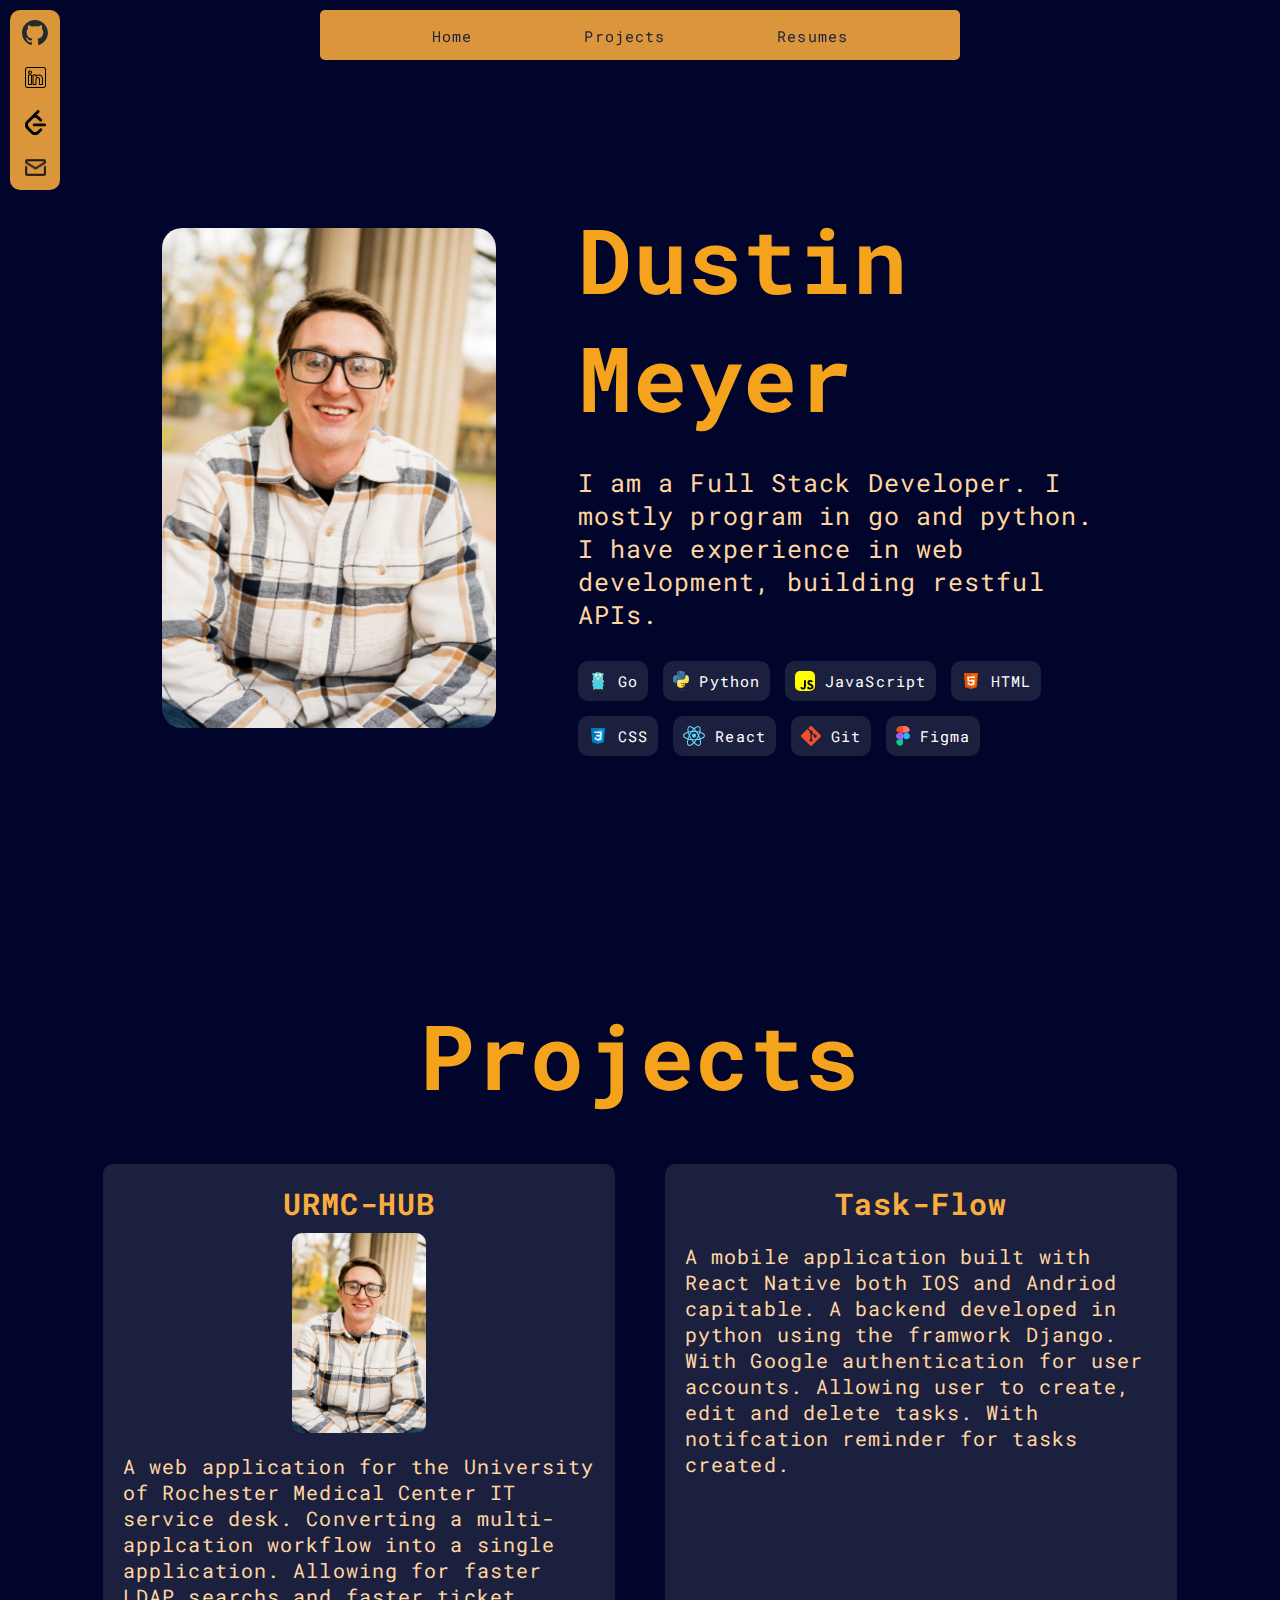
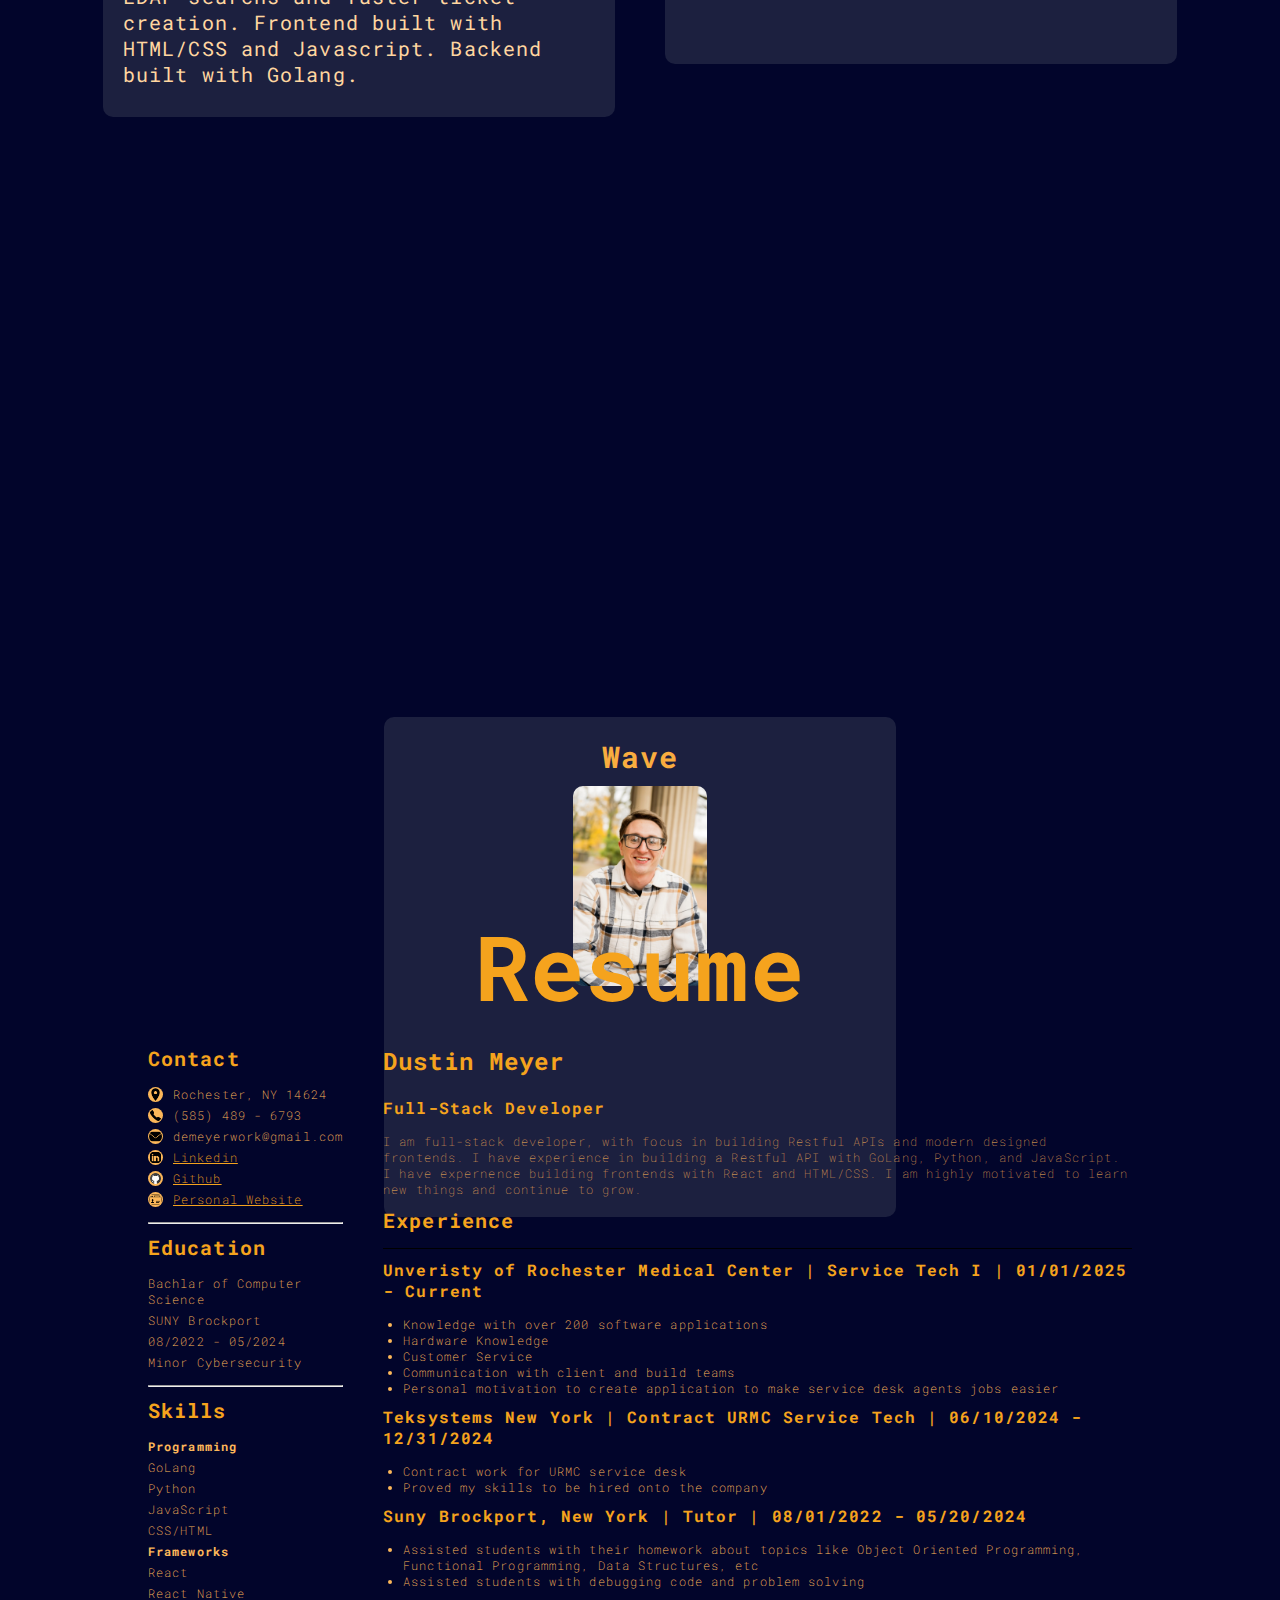
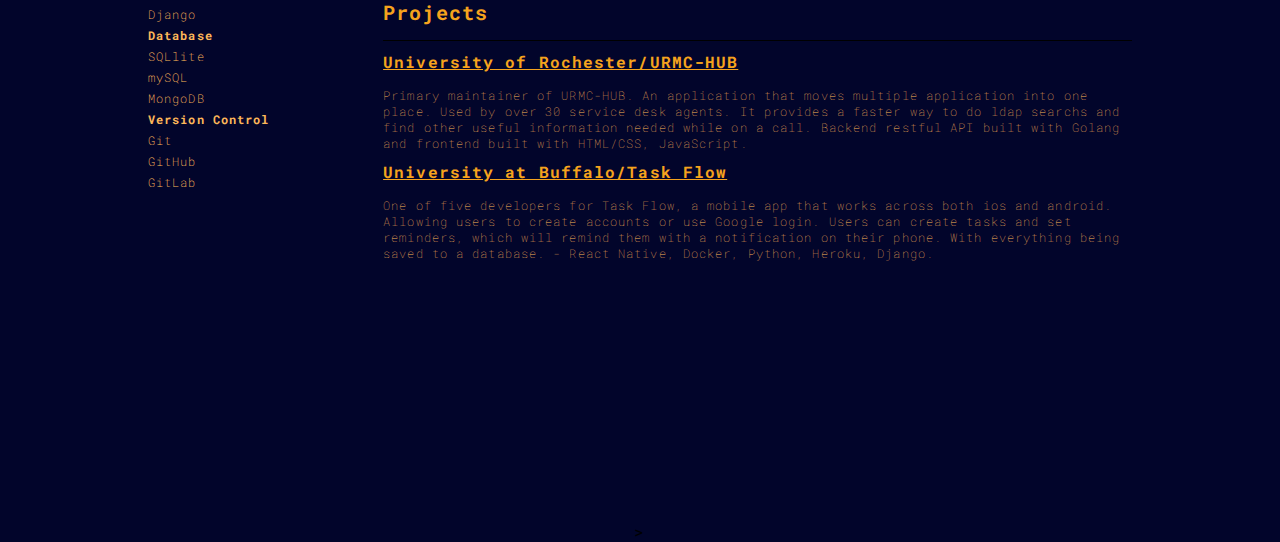
<file: index.html>
<html>
    <head>
        <link rel="stylesheet" href="./index.css">
        <link rel="stylesheet" href="./resume.css">
    </head>
    <body>
        <div id="Socials">
            <a href="#"><img src="./Assets/github.svg" alt="Github" title="Github"></a>
            <a href="#"><img src="./Assets/linkedin.svg" alt="Linkedin" title="Linkedin"></a>
            <a href="#"><img src="./Assets/leetcode.svg" alt="Linkedin" title="Leetcode"></a>
            <a href="#"><img src="./Assets/mail.png" alt="Linkedin" title="dmeyerwork@gmail.com"></a>
        </div>
        <nav>
            <ul>
                <li><a href="#main">Home</a></li>
                <li><a href="#Projects">Projects</a></li>
                <li><a href="#Resume">Resumes</a></li>
            </ul>
        </nav>
        <div id="main">
            <img src="./Assets/Profile.jpeg" alt="">
            <div>
                <h1>Dustin Meyer</h1>
                <p>
                    I am a Full Stack Developer. 
                    I mostly program in go and python. 
                    I have experience in web development, building restful APIs.
                    


                </p>
                <div id="tech-stack">
                </div>
            </div>
        </div>
        <div id="Projects">
            <h1>Projects</h1>
            <div id="project-list">
                <a href="https://github.com/LostProgrammer1010/URMC-HUB">
                    <div class="project">
                        <h2>URMC-HUB</h2>
                        <img src="./Assets/Profile.jpeg" alt="">
                        <p>
                            A web application for the University of Rochester Medical Center IT service desk.
                            Converting a multi-applcation workflow into a single application. 
                            Allowing for faster LDAP searchs and faster ticket creation.
                            Frontend built with HTML/CSS and Javascript.
                            Backend built with Golang.
                        </p>
                    </div>
                </a>
                <a href="https://github.com/LostProgrammer1010/TaskFlow">
                <div class="project">
                    <h2>Task-Flow</h2>
                    <p>
                        A mobile application built with React Native both IOS and Andriod capitable. 
                        A backend developed in python using the framwork Django.
                        With Google authentication for user accounts. Allowing user to create, edit and delete tasks.
                        With notifcation reminder for tasks created.
                    </p>
                </div>
            </a>
            <a href="https://github.com/LostProgrammer1010/Wave">
                <div class="project">
                    
                    <h2>Wave</h2>
                    <img src="./Assets/Profile.jpeg" alt="">
                    <p>
                    </p>
                </div>
            </a>
      
                
            </div>
        </div>
        <div id="Resume">
            <h1>Resume</h1>
            <div id="resume-container">
            <div id="right-side">
                <h1 id="name" >Dustin Meyer</h1>
                <h3>Full-Stack Developer</h3>
                <p>I am full-stack developer, with focus in building Restful APIs and modern designed frontends.
                  I have experience in building a Restful API with GoLang, Python, and JavaScript.
                  I have expernence building frontends with React and HTML/CSS. 
                  I am highly motivated to learn new things and continue to grow.
                </p>
                <h2 id="experience">Experience</h2>
                <hr>
                <h3>Unveristy of Rochester Medical Center | Service Tech I  | 01/01/2025 - Current </h3>
                <ul>
                  <li>Knowledge with over 200 software applications</li>
                  <li>Hardware Knowledge</li>
                  <li>Customer Service</li>
                  <li>Communication with client and build teams</li>
                  <li>Personal motivation to create application to make service desk agents jobs easier</li>
                </ul>
                <h3>Teksystems New York  | Contract URMC Service Tech  | 06/10/2024 - 12/31/2024</h3>
                <ul>
                  <li>Contract work for URMC service desk</li>
                  <li>Proved my skills to be hired onto the company</li>
                </ul>
                <h3>Suny Brockport, New York | Tutor | 08/01/2022 - 05/20/2024</h3>
                <ul>
                  <li>Assisted students with their homework about topics like Object Oriented Programming, Functional Programming, Data Structures, etc </li>
                  <li>Assisted students with debugging code and problem solving</li>
                </ul>
                <h2 id="projects">Projects</h2>
                <hr>
                <h3>
                  <a href="">University of Rochester/URMC-HUB</a>
                </h3>
                <p>
                  Primary maintainer of URMC-HUB. An application that moves multiple application into one place.
                  Used by over 30 service desk agents. It provides a faster way to do ldap searchs and find other useful
                  information needed while on a call. Backend restful API built with Golang and frontend built with HTML/CSS, JavaScript.
                </p>
                <h3>
                  <a href="">University at Buffalo/Task Flow</a>
                </h3>
                <p>
                  One of five developers for Task Flow, a mobile app that works across both ios and android. 
                  Allowing users to create accounts or use Google login. 
                  Users can create tasks and set reminders, which will remind them with a notification on their phone. 
                  With everything being saved to a database. - React Native, Docker, Python, Heroku, Django.
                </p>
              </div>
            
              <div id="left-side">
                <h2 id="contact">Contact</h2>
                <ul>
                  <li><img src="./Assets/Location.png" alt=""> Rochester, NY 14624</li>
                  <li><img src="./Assets/Phone.png" alt="">(585) 489 - 6793</li>
                  <li><img src="./Assets/Email.png" alt="">demeyerwork@gmail.com</li>
                  <li>
                    <img src="./Assets/Linkedin.png" alt=""> <a href="https://www.linkedin.com/in/dustin-meyer/">Linkedin</a>
                  </li>
                  <li>
                    <img src="./Assets/Github.png" alt=""><a href="https://github.com/LostProgrammer1010">Github</a>
                  </li>
                  <li>
                    <img src="./Assets/PersonalWebsite.png" alt=""><a href="https://LostProgrammer1010.github.io">Personal Website</a>
                  </li>
                </ul>
                <hr>
                <h2 id="education">Education</h2>
                <ul>
                  <li>Bachlar of Computer Science</li>
                  <li>SUNY Brockport</li>
                  <li>08/2022 - 05/2024</li>
                  <li>Minor Cybersecurity</li>
            
            
                </ul>
                <hr>
                <h2 id="skills">Skills</h2>
                <ul>
                  <li class="title">Programming</li>
                  <li>GoLang</li>
                  <li>Python</li>
                  <li>JavaScript</li>
                  <li>CSS/HTML</li>
                  <li class="title">Frameworks</li>
                  <li>React</li>
                  <li>React Native</li>
                  <li>Django</li>
                  <li class="title">Database</li>
                  <li>SQLlite</li>
                  <li>mySQL</li>
                  <li>MongoDB</li>
                  <li class="title">Version Control</li>
                  <li>Git</li>
                  <li>GitHub</li>
                  <li>GitLab</li>
                </ul>
            
              </div>
            </div>
        </div>
>
        
    </body>

    <script src="./index.js"></script>
</html>
</file>
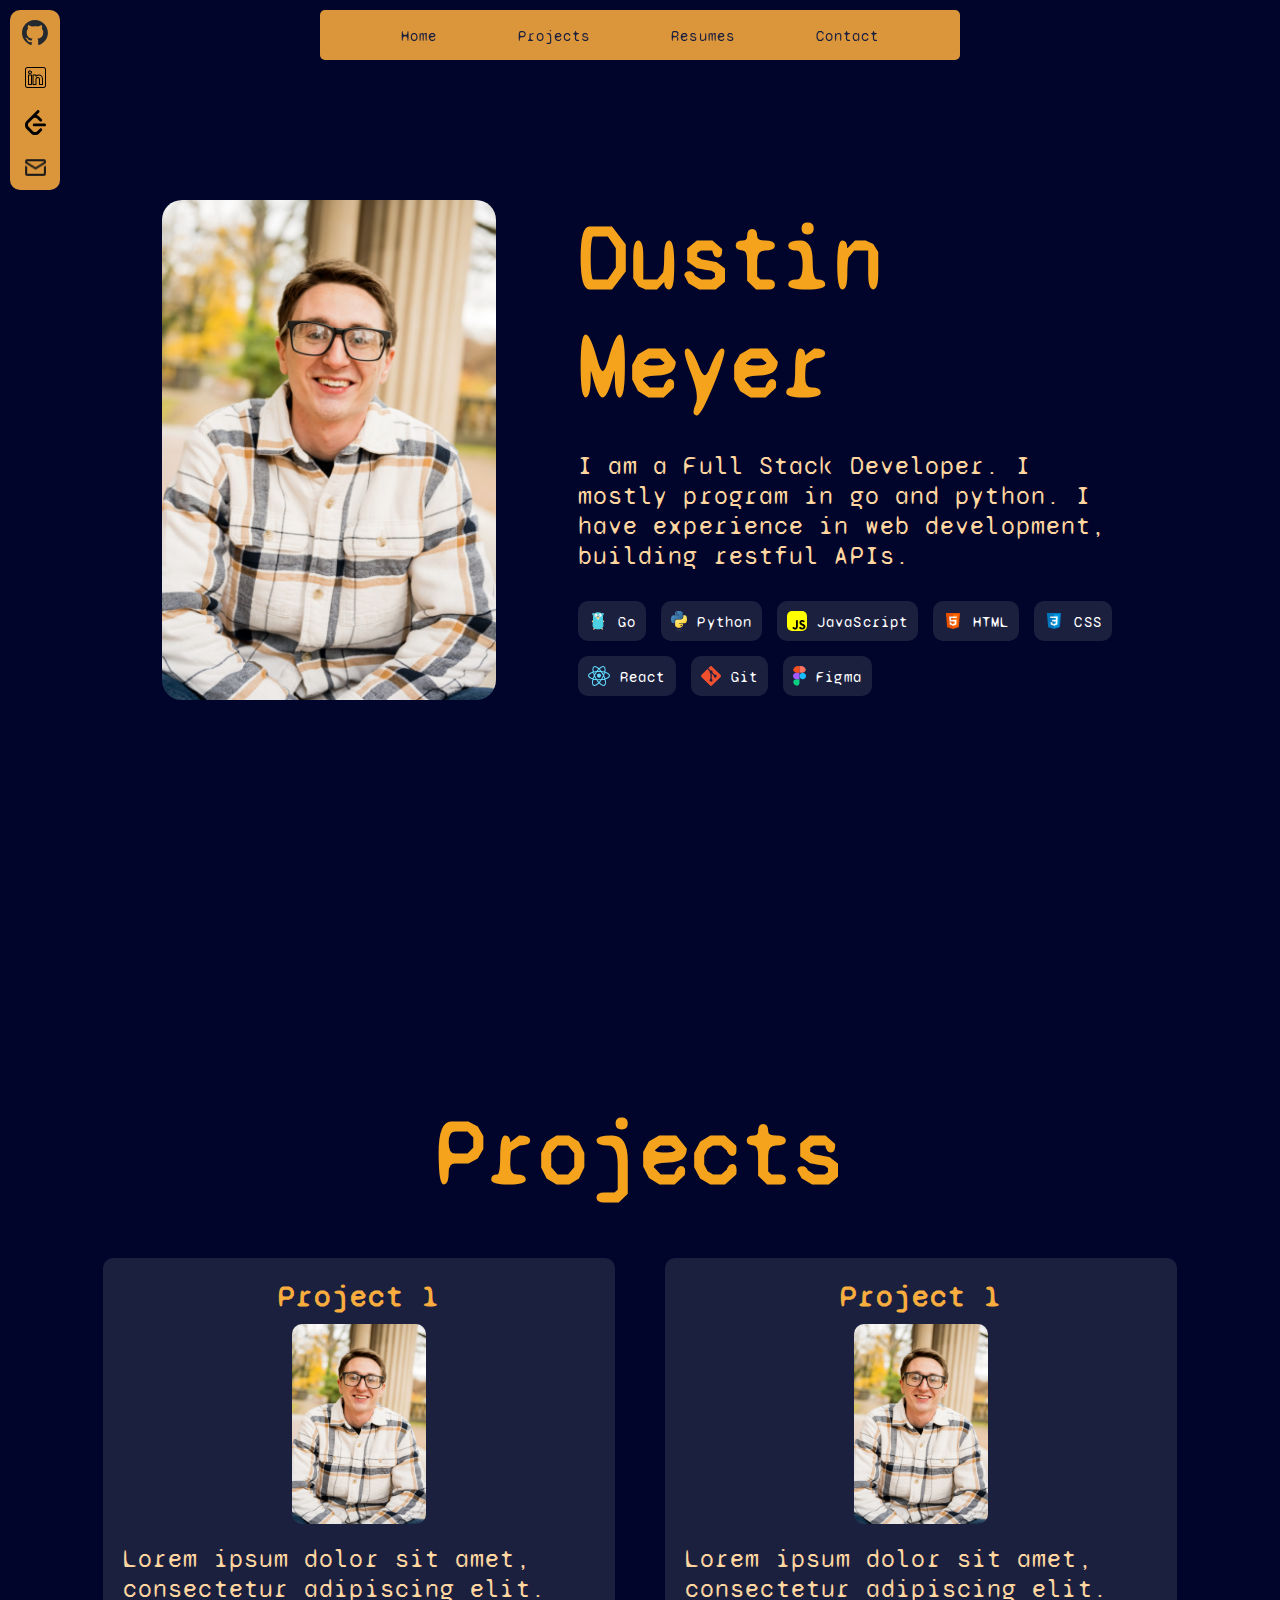
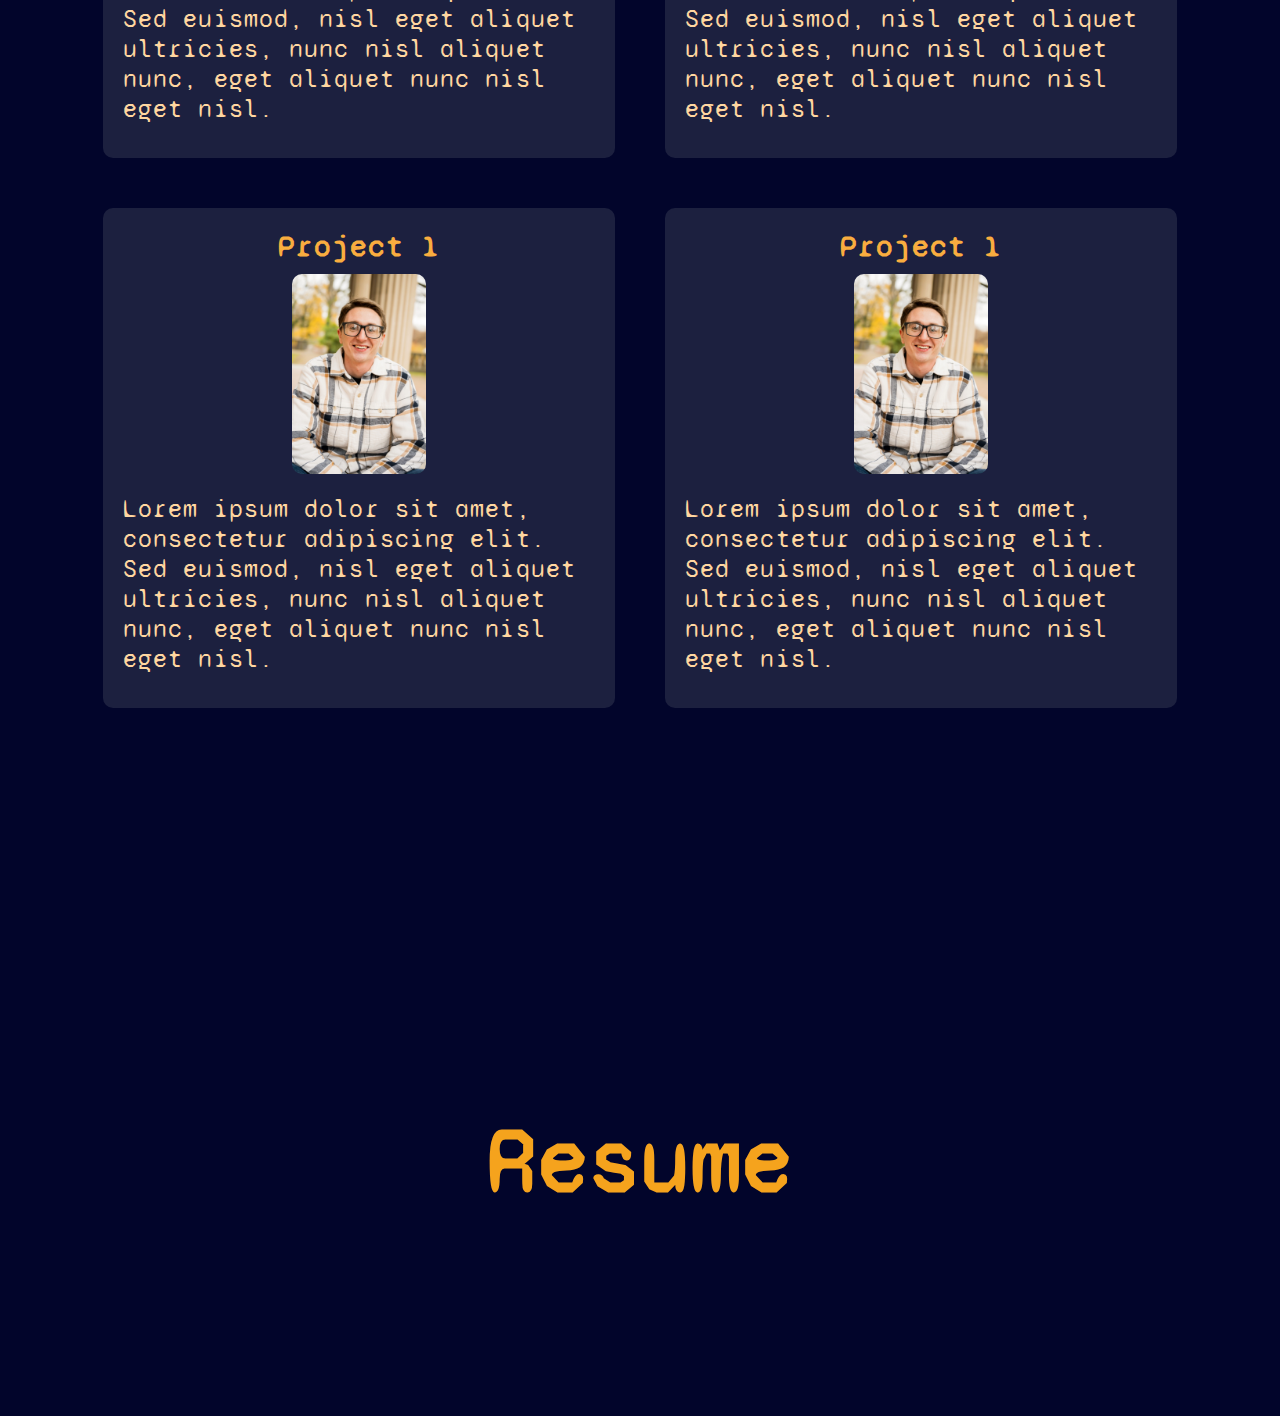
<file: Home.html>
<html>
    <head>
        <link rel="stylesheet" href="./home.css">
    </head>
    <body>
        <div id="Socials">
            <a href="#"><img src="./Assets/github.svg" alt="Github" title="Github"></a>
            <a href="#"><img src="./Assets/linkedin.svg" alt="Linkedin" title="Linkedin"></a>
            <a href="#"><img src="./Assets/leetcode.svg" alt="Linkedin" title="Leetcode"></a>
            <a href="#"><img src="./Assets/mail.png" alt="Linkedin" title="dmeyerwork@gmail.com"></a>
        </div>
        <nav>
            <ul>
                <li><a href="#main">Home</a></li>
                <li><a href="#Projects">Projects</a></li>
                <li><a href="#Resume">Resumes</a></li>
                <li><a href="#Contact">Contact</a></li>
            </ul>
        </nav>
        <div id="main">
            <img src="./Assets/Profile.jpeg" alt="">
            <div>
                <h1>Dustin Meyer</h1>
                <p>
                    I am a Full Stack Developer. 
                    I mostly program in go and python. 
                    I have experience in web development, building restful APIs.
                    


                </p>
                <div id="tech-stack">
                </div>
            </div>
        </div>
        <div id="Projects">
            <h1>Projects</h1>
            <div id="project-list">
                <div class="project">
                    <h2>Project 1</h2>
                    <img src="./Assets/Profile.jpeg" alt="">
                    <p>
                        Lorem ipsum dolor sit amet, consectetur adipiscing elit.
                        Sed euismod, nisl eget aliquet ultricies, nunc nisl aliquet nunc,
                        eget aliquet nunc nisl eget nisl.
                    </p>
                </div>
                <div class="project">
                    <h2>Project 1</h2>
                    <img src="./Assets/Profile.jpeg" alt="">
                    <p>
                        Lorem ipsum dolor sit amet, consectetur adipiscing elit.
                        Sed euismod, nisl eget aliquet ultricies, nunc nisl aliquet nunc,
                        eget aliquet nunc nisl eget nisl.
                    </p>
                </div>
                <div class="project">
                    <h2>Project 1</h2>
                    <img src="./Assets/Profile.jpeg" alt="">
                    <p>
                        Lorem ipsum dolor sit amet, consectetur adipiscing elit.
                        Sed euismod, nisl eget aliquet ultricies, nunc nisl aliquet nunc,
                        eget aliquet nunc nisl eget nisl.
                    </p>
                </div>
                <div class="project">
                    <h2>Project 1</h2>
                    <img src="./Assets/Profile.jpeg" alt="">
                    <p>
                        Lorem ipsum dolor sit amet, consectetur adipiscing elit.
                        Sed euismod, nisl eget aliquet ultricies, nunc nisl aliquet nunc,
                        eget aliquet nunc nisl eget nisl.
                    </p>
                </div>
                
            </div>
        </div>
        <div id="Resume">
            <h1>Resume</h1>
        </div>
        
    </body>

    <script src="./home.js"></script>
</html>
</file>
<file: index.css>
@import url('https://fonts.googleapis.com/css2?family=Roboto+Mono:ital,wght@0,100..700;1,100..700&family=Syne+Mono&display=swap');
:root {
/** Base colors */
--clr-dark-a0: #000000;
--clr-light-a0: #ffffff;

/** Theme primary colors */
--clr-primary-a0: #f5a31d;
--clr-primary-a10: #f9ad3f;
--clr-primary-a10-o10: #f9ab3fe0;
--clr-primary-a20: #fcb759;
--clr-primary-a30: #ffc171;
--clr-primary-a40: #ffcb89;
--clr-primary-a50: #ffd6a0;

/** Theme surface colors */
--clr-surface-a0: #02052b;
--clr-surface-a10: #1c203f;
--clr-surface-a10-o30: #1c203f99;
--clr-surface-a20: #363755;
--clr-surface-a30: #50506b;
--clr-surface-a40: #6b6b82;
--clr-surface-a50: #87879a;

/** Theme tonal surface colors */
--clr-surface-tonal-a0: #1d1133;
--clr-surface-tonal-a10: #332747;
--clr-surface-tonal-a20: #4a3e5c;
--clr-surface-tonal-a30: #625671;
--clr-surface-tonal-a40: #7a7088;
--clr-surface-tonal-a50: #938b9e;

}

* {
    margin: 0;
    padding: 0;
    box-sizing: border-box;
    letter-spacing: 1.1px;
    font-family: Roboto mono;
}

body {
    display: flex;
    flex-direction: column;
    align-items: center;
    justify-content: space-around;
    height: fit-content;
    overflow-y: auto;
    scroll-behavior: smooth;
    overflow-x: hidden;
    padding-top: 200px;
    gap: 15rem;
    background: var(--clr-surface-a0);

}

body > div {
    display: flex;
    align-items: center;
    justify-content: space-evenly;
    width: 100%;
    scroll-margin-top: 150px;
}

h1 {
    font-size: 90px;
    color: var(--clr-primary-a0)
}

p  {
    font-size: 25px;
    color: var(--clr-primary-a50);
    padding: 10px 0px; 
}

#main > img {
    height: 500px;
    border-radius: 20px;
}

#main > div {
    display: flex;
    flex-direction: column;
    align-items: center;
    justify-content: center;
    gap: 20px;
    width: 50%;
    height: 50%;
}

#main {
    display: flex;
    flex-direction: row;
    padding: 0px 100px;
    gap: 20px
}

#tech-stack {
    display: flex;
    flex-direction: row;
    align-self: baseline;
    gap: 15px;
    width: 100%;
    flex-wrap: wrap;

}

.tech {
    display: flex;
    flex-direction: row;
    align-items: center;
    justify-content: center;
    background: var(--clr-surface-a10);
    border-radius: 10px;
    gap: 10px;
    width: fit-content;
    padding: 10px; 
    color: var(--clr-light-a0);
    font-size: 15px;
    animation: wave 1.5s infinite alternate;
}

.tech span {
    align-self: flex-end;
}

.tech:nth-child(2) {
    animation-delay: 0.2s;
}
.tech:nth-child(3) {
    animation-delay: 0.4s;
}
.tech:nth-child(4) {
    animation-delay: 0.6s;
}
.tech:nth-child(5) {
    animation-delay: 0.8s;
}
.tech:nth-child(6) {
    animation-delay: 1s;
}
.tech:nth-child(7) {
    animation-delay: 1.2s;
}
.tech:nth-child(8) {
    animation-delay: 1.4s;
}
.tech:nth-child(9) {
    animation-delay: 1.6s;
}

.tech img {
    height: 20px;
    border-radius: 5px;
}

.tech #JavaScript {
    background: yellow;
}

@keyframes wave {
    0% {
        transform: scale(1.08);
    }
}



/* Nav Bar */

nav {
    position: fixed;
    display: flex;
    flex-direction: row;
    align-items: center;
    justify-content: space-evenly;
    background: var(--clr-primary-a10-o10);
    backdrop-filter: blur(10px);
    margin-top: 10px;;
    border-radius: 5px;
    top: 0;
    left: 50%;
    width: 50%;
    transform: translate(-50%);
    height: 50px;
    z-index: 100;
}

nav ul {
    display: flex;
    flex-direction: row;
    align-items: center;
    justify-content: space-evenly;
    width: 100%;
    list-style-type: none;
}

nav ul li a {
    color: var(--clr-surface-a10);
    text-decoration: none;
    font-size: 15px;
}

a:visited {
    color: auto
}


/* Projects */

#Projects {
    display: flex;
    flex-direction: column;
    align-items: center;
    justify-content: center;
    gap: 50px;
}

#Projects #project-list {
    width: 100%;
    height: fit-content;
    display: flex;
    flex-direction: row;
    justify-content: center;
    align-items: center;
    flex-wrap: wrap;
    gap: 50px;
}

#project-list .project {
    display: flex;
    flex-direction: column;
    align-items: center;
    padding: 20px;
    background: var(--clr-surface-a10);
    gap: 10px;
    width: 100%;
    height: 500px;
    min-height: fit-content;
    border-radius: 10px;;
}

#project-list a {
    width: 40%;
    height: 100%;
    min-height: fit-content;
    transition: 1s ease;
    text-decoration: none;
}

#project-list a:hover {
    transform: scale(1.01);
}

.project > img {
    height: 200px;
    border-radius: 10px;
}

.project > h2 {
    font-size: 30px;
    color: var(--clr-primary-a10);
}

.project > p {
    font-size: 20px;
    color: var(--clr-primary-a50);
}


/* Socials */

#Socials {
    position: fixed;
    top: 10px;
    left: 10px;
    width: 50px;
    display: flex;
    flex-direction: column;
    align-items: center;
    justify-content: center;
    background-color: var(--clr-primary-a10-o10);
    padding: 10px;
    border-radius: 10px;
    gap: 20px;
}

#Socials img {
    height: 25px;
}


/* Contact */

#Contact {
    display: flex;
    flex-direction: column;
    align-items: center;
}

#Contact {
    font-size: 25px;
    color: var(--clr-primary-a10-o10);
}
</file>
<file: resume.css>
#Resume {
    display: flex;
    flex-direction: column;
}

#Resume #resume-container {
    display: flex;
    flex-direction: row;
    align-items: flex-start;
    font-family:'Times New Roman', Times, serif;
    width: 80%;
;
    margin: 0 auto;
    font-size: 12px;
}


#resume-container  h1,
#resume-container h2,
#resume-container h3,
#resume-containerh4 ,
#resume-container p {
    font-size: 10px;
    padding: 0px;
    margin: 0px;
    color: var(--clr-primary-a0)
  }


#resume-container p {
    font-size: 12px;
    font-weight: 100;
    color: var(--clr-primary-a20)
  }

#resume-container h1 {
    font-size: 24px;
    margin-bottom: 10px;
  }

  #resume-container  h2 {
    font-size: 20px;
    margin-bottom: 5px;  
    align-self: flex-start;
  }
  #resume-container  h3 {
    font-size: 16px;
    margin-bottom: 5px;
  }

  #resume-container a {
    color: var(--clr-primary-a0)
  }
  #resume-container a:visited {
    color: var(--clr-primary-a0)
  }

  #resume-container ul{
    padding: 0px;
    margin: 0px;
    list-style-type: none;
    font-weight: 200;
    color: var(--clr-primary-a20);
  }
  #resume-container #left-side li {
    display: flex;
    flex-direction: row;
    align-items: center;
    margin-bottom: 5px;
    color: var(--clr-primary-a20)
  }
  #resume-container #right-side {
    flex: 1;
    order: 1;
    display: flex;
    flex-direction: column;
    gap: 10px;
    height: 100%;
    padding: 20px;
  }
  #resume-container #left-side {
    display: flex;
    flex-direction: column;
    gap: 10px;
    flex-basis: 20%;
    order: 0;
    padding: 20px;
  }
  #resume-container hr {
    background-color: black;
    color: var(--clr-primary-a20);
    width: 100%;
    
  }
  #resume-container #right-side hr {
    margin: 0px;
    padding: 0px;
    height: 1px;
    border: none;
    background-color: black;
  }
  #resume-container #right-side ul{
    list-style-type:disc;
    padding-left: 20px;
  }

  #resume-container  img {
    width: 15px;
    height: 15px;
    margin-right: 10px;
    padding: 1px;
    border-radius: 15px;
    background-color: var(--clr-primary-a20);
  }
  #resume-container .title {
    font-weight: bold;
  }
</file>
<file: home.css>
@import url('https://fonts.googleapis.com/css2?family=Syne+Mono&display=swap');

:root {
/** Base colors */
--clr-dark-a0: #000000;
--clr-light-a0: #ffffff;

/** Theme primary colors */
--clr-primary-a0: #f5a31d;
--clr-primary-a10: #f9ad3f;
--clr-primary-a10-o10: #f9ab3fe0;
--clr-primary-a20: #fcb759;
--clr-primary-a30: #ffc171;
--clr-primary-a40: #ffcb89;
--clr-primary-a50: #ffd6a0;

/** Theme surface colors */
--clr-surface-a0: #02052b;
--clr-surface-a10: #1c203f;
--clr-surface-a10-o30: #1c203f99;
--clr-surface-a20: #363755;
--clr-surface-a30: #50506b;
--clr-surface-a40: #6b6b82;
--clr-surface-a50: #87879a;

/** Theme tonal surface colors */
--clr-surface-tonal-a0: #1d1133;
--clr-surface-tonal-a10: #332747;
--clr-surface-tonal-a20: #4a3e5c;
--clr-surface-tonal-a30: #625671;
--clr-surface-tonal-a40: #7a7088;
--clr-surface-tonal-a50: #938b9e;

}

* {
    margin: 0;
    padding: 0;
    box-sizing: border-box;
    letter-spacing: 1.1px;
    font-family: syne mono;
}

body {
    display: flex;
    flex-direction: column;
    align-items: center;
    justify-content: space-around;
    height: fit-content;
    overflow-y: auto;
    scroll-behavior: smooth;
    overflow-x: hidden;
    padding-top: 200px;
    padding-bottom: 200px;
    gap: 25rem;
    background: var(--clr-surface-a0);

}

body > div {
    display: flex;
    align-items: center;
    justify-content: space-evenly;
    width: 100%;
    scroll-margin-top: 150px;
}

h1 {
    font-size: 90px;
    color: var(--clr-primary-a0)
}

p  {
    font-size: 25px;
    color: var(--clr-primary-a50);
    padding: 10px 0px; 
}

#main > img {
    height: 500px;
    border-radius: 20px;
}

#main > div {
    display: flex;
    flex-direction: column;
    align-items: center;
    justify-content: center;
    gap: 20px;
    width: 50%;
    height: 50%;
}

#main {
    display: flex;
    flex-direction: row;
    padding: 0px 100px;
    gap: 20px
}

#tech-stack {
    display: flex;
    flex-direction: row;
    align-self: baseline;
    gap: 15px;
    width: 100%;
    flex-wrap: wrap;

}

.tech {
    display: flex;
    flex-direction: row;
    align-items: center;
    justify-content: center;
    background: var(--clr-surface-a10);
    border-radius: 10px;
    gap: 10px;
    width: fit-content;
    padding: 10px; 
    color: var(--clr-light-a0);
    font-size: 15px;
    animation: wave 1.5s infinite alternate;
}

.tech span {
    align-self: flex-end;
}

.tech:nth-child(2) {
    animation-delay: 0.2s;
}
.tech:nth-child(3) {
    animation-delay: 0.4s;
}
.tech:nth-child(4) {
    animation-delay: 0.6s;
}
.tech:nth-child(5) {
    animation-delay: 0.8s;
}
.tech:nth-child(6) {
    animation-delay: 1s;
}
.tech:nth-child(7) {
    animation-delay: 1.2s;
}
.tech:nth-child(8) {
    animation-delay: 1.4s;
}
.tech:nth-child(9) {
    animation-delay: 1.6s;
}

.tech img {
    height: 20px;
    border-radius: 5px;
}

.tech #JavaScript {
    background: yellow;
}

@keyframes wave {
    0% {
        transform: scale(1.08);
    }
}



/* Nav Bar */

nav {
    position: fixed;
    display: flex;
    flex-direction: row;
    align-items: center;
    justify-content: space-evenly;
    background: var(--clr-primary-a10-o10);
    backdrop-filter: blur(10px);
    margin-top: 10px;;
    border-radius: 5px;
    top: 0;
    left: 50%;
    width: 50%;
    transform: translate(-50%);
    height: 50px;
    z-index: 100;
}

nav ul {
    display: flex;
    flex-direction: row;
    align-items: center;
    justify-content: space-evenly;
    width: 100%;
    list-style-type: none;
}

nav ul li a {
    color: var(--clr-surface-a10);
    text-decoration: none;
    font-size: 15px;
}

a:visited {
    color: auto
}


/* Projects */

#Projects {
    display: flex;
    flex-direction: column;
    align-items: center;
    justify-content: center;
    gap: 50px;
}

#Projects #project-list {
    width: 100%;
    display: flex;
    flex-direction: row;
    justify-content: center;
    align-items: center;
    flex-wrap: wrap;
    gap: 50px;
}

#project-list .project {
    display: flex;
    flex-direction: column;
    align-items: center;
    padding: 20px;
    background: var(--clr-surface-a10);
    gap: 10px;
    width: 40%;
    height: 500px;
    border-radius: 10px;;
}

.project > img {
    height: 200px;
    border-radius: 10px;
}

.project > h2 {
    font-size: 30px;
    color: var(--clr-primary-a10);
}


/* Socials */

#Socials {
    position: fixed;
    top: 10px;
    left: 10px;
    width: 50px;
    display: flex;
    flex-direction: column;
    align-items: center;
    justify-content: center;
    background-color: var(--clr-primary-a10-o10);
    padding: 10px;
    border-radius: 10px;
    gap: 20px;
}

#Socials img {
    height: 25px;
}
</file>
